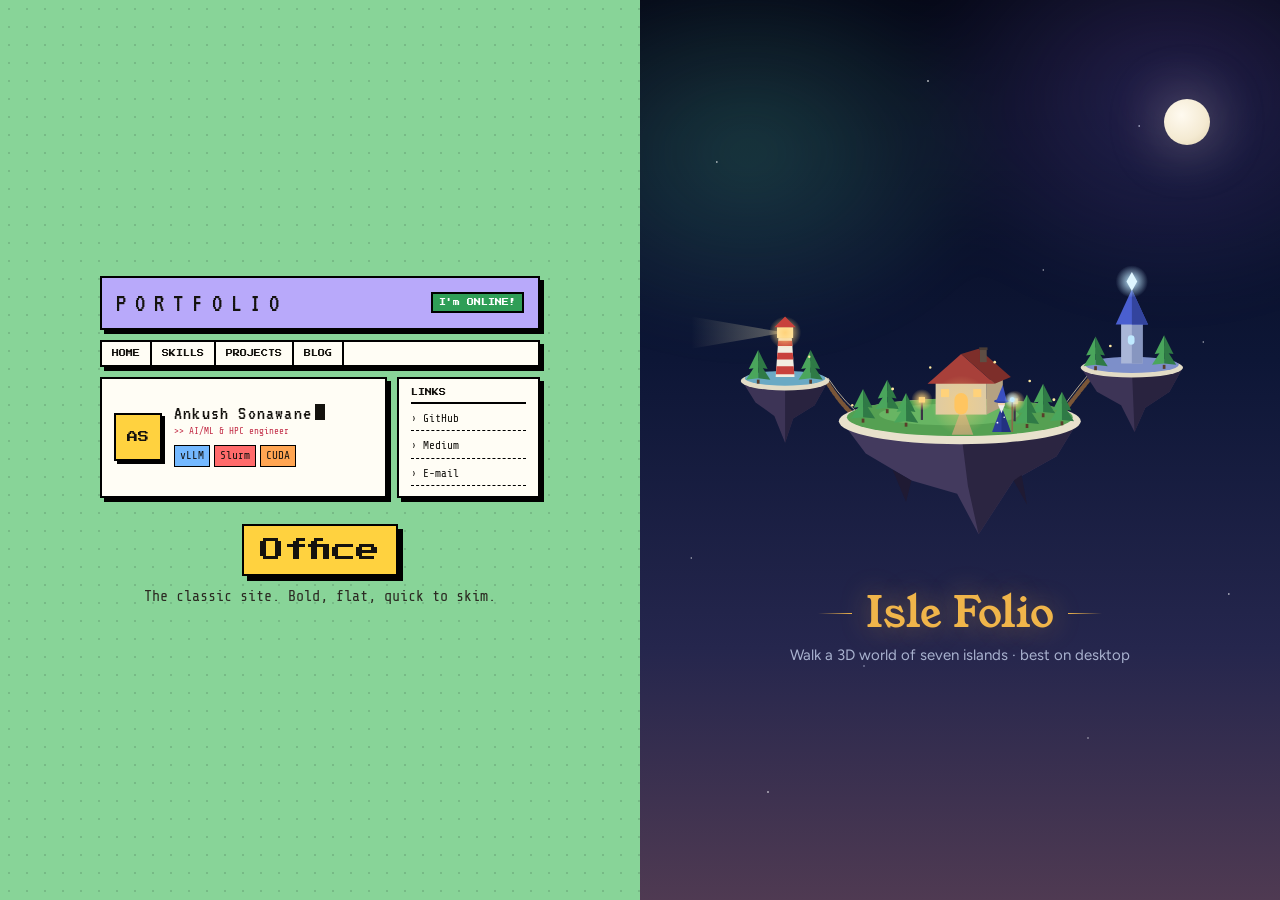
<file: index.html>
<!doctype html>
<!-- Gateway: the page is split into the two portfolios' own worlds, Office (left) and Isle Folio (right). Text is static so link previews can read it. -->
<html lang="en">
<head>
<meta charset="utf-8">
<meta name="viewport" content="width=device-width,initial-scale=1,viewport-fit=cover">
<title>Ankush Sonawane — Portfolio</title>
<meta name="description" content="Ankush Sonawane, AI/ML & HPC engineer. Pick a way in: a bold, flat classic portfolio or a walkable 3D world.">
<meta property="og:type" content="website">
<meta property="og:title" content="Ankush Sonawane — Portfolio">
<meta property="og:description" content="AI/ML & HPC engineer. Pick a way in: a bold, flat classic site or a walkable 3D world of floating islands.">
<!-- ponytail: relative og:image; most link scrapers need an absolute URL, set it once the site has a domain -->
<meta property="og:image" content="shared/og.png">
<meta name="twitter:card" content="summary_large_image">
<link rel="icon" type="image/png" href="shared/favicon.png">
<link rel="preconnect" href="https://fonts.googleapis.com">
<link rel="preconnect" href="https://fonts.gstatic.com" crossorigin>
<link rel="stylesheet" href="https://fonts.googleapis.com/css2?family=VT323&family=Share+Tech+Mono&family=Press+Start+2P&family=Young+Serif&family=Figtree:wght@400;600&display=swap">
<style>
:root{--ink:#14120e;--paper:#FFFDF5;--mint:#88D498;--yellow:#FFD23F;--coral:#FF6B6B;--sky:#74B9FF;--orange:#FFA552;--lav:#B8A9FA;
  --night:#0b1230;--cream:#f4ead2;--ember:#f0b54a;--haze:#a9b2cf}
*{box-sizing:border-box;margin:0}
html,body{height:100%}
body{background:var(--night);font:16px/1.5 Figtree,system-ui,sans-serif;overflow-x:hidden}
.sr{position:absolute;width:1px;height:1px;overflow:hidden;clip:rect(0 0 0 0)}

.split{position:relative;display:flex;min-height:100vh;min-height:100svh}
.half{position:relative;flex:1 1 0;min-width:0;display:flex;flex-direction:column;align-items:center;justify-content:center;
  gap:26px;padding:64px clamp(20px,4vw,56px) 80px;text-decoration:none;overflow:hidden;outline:none;
  transition:flex-grow .55s cubic-bezier(.2,.8,.2,1),filter .4s}
.half:hover,.half:focus-visible{flex-grow:1.3}
.split:hover .half:not(:hover){filter:saturate(.6) brightness(.8)}
.label{text-align:center;display:flex;flex-direction:column;align-items:center;gap:10px}

/* ---- Office half: static-portfolio's neubrutalist look ---- */
.office{background:var(--mint) radial-gradient(rgba(0,0,0,.12) 1px,transparent 1.2px) 0 0/18px 18px;color:var(--ink);font-family:'Share Tech Mono',monospace}
.mini{width:min(100%,440px);display:flex;flex-direction:column;gap:10px;font-size:11px;transition:transform .3s}
.office:hover .mini,.office:focus-visible .mini{transform:rotate(-1.2deg) scale(1.02)}
.m-box{background:var(--paper);border:2px solid #000;box-shadow:4px 4px 0 #000}
.m-head{background:var(--lav);display:flex;justify-content:space-between;align-items:center;padding:12px 14px}
.m-logo{font:26px VT323,monospace;letter-spacing:.35em}
.m-badge{font:7px 'Press Start 2P',monospace;background:#2f9e57;color:#fff;border:2px solid #000;padding:5px 6px}
.m-nav{display:flex;font:7px 'Press Start 2P',monospace}
.m-nav i{font-style:normal;padding:8px 10px;border-right:2px solid #000}
.m-nav i:nth-child(1){animation:tab 6s steps(1) infinite}
.m-nav i:nth-child(2){animation:tab 6s steps(1) -4.5s infinite}
.m-nav i:nth-child(3){animation:tab 6s steps(1) -3s infinite}
.m-nav i:nth-child(4){animation:tab 6s steps(1) -1.5s infinite}
@keyframes tab{0%{background:var(--yellow)}25%,100%{background:transparent}}
.m-grid{display:grid;grid-template-columns:2fr 1fr;gap:10px}
.m-profile{display:flex;gap:12px;align-items:center;padding:14px 12px}
.m-av{flex:none;width:48px;height:48px;display:grid;place-items:center;background:var(--yellow);border:2px solid #000;box-shadow:3px 3px 0 #000;font:11px 'Press Start 2P',monospace}
.m-profile b{display:block;font:20px VT323,monospace;letter-spacing:.06em;font-weight:400}
.m-profile b::after{content:"";display:inline-block;width:.5em;height:.8em;background:var(--ink);margin-left:3px;vertical-align:-.05em;animation:blink 1s steps(1) infinite}
.m-profile small{display:block;color:#c22a45;margin:2px 0 6px}
.m-tags em{font-style:normal;display:inline-block;padding:2px 5px;margin:0 4px 4px 0;border:1.5px solid #000;background:var(--sky)}
.m-tags em:nth-child(2){background:var(--coral)}.m-tags em:nth-child(3){background:var(--orange)}
.m-side{padding:10px 12px;display:flex;flex-direction:column;gap:7px}
.m-side b{font:7px 'Press Start 2P',monospace;padding-bottom:6px;border-bottom:2px solid #000;font-weight:400}
.m-side span{border-bottom:1.5px dashed #000;padding-bottom:3px}
@keyframes blink{50%{opacity:0}}
.office h2{font:400 clamp(18px,2.2vw,24px) 'Press Start 2P',monospace;background:var(--yellow);border:2.5px solid #000;box-shadow:5px 5px 0 #000;padding:12px 16px}
.office p{font-size:15px;color:#2b2a22}

/* ---- Isle half: a low-poly scene from Isle Folio's night world ---- */
.isle{background:linear-gradient(#060918 0%,#0d1636 40%,#25264d 72%,#4f3a52 100%);color:var(--cream)}
.isle::before{content:"";position:absolute;inset:-10% -25% auto;height:60%;pointer-events:none;filter:blur(24px);
  background:radial-gradient(38% 50% at 28% 45%,rgba(88,220,170,.2),transparent 70%),radial-gradient(40% 55% at 72% 35%,rgba(150,110,255,.2),transparent 70%);
  animation:aurora 14s ease-in-out infinite alternate}
@keyframes aurora{to{transform:translateX(8%) skewX(-8deg);opacity:.6}}
.stars{position:absolute;inset:0;background-image:
  radial-gradient(1.2px 1.2px at 12% 18%,#fff,transparent),radial-gradient(1px 1px at 28% 42%,#cdd6ff,transparent),
  radial-gradient(1.4px 1.4px at 45% 9%,#fff,transparent),radial-gradient(1px 1px at 63% 30%,#fff,transparent),
  radial-gradient(1.2px 1.2px at 78% 14%,#dfe5ff,transparent),radial-gradient(1px 1px at 88% 38%,#fff,transparent),
  radial-gradient(1px 1px at 8% 62%,#fff,transparent),radial-gradient(1.2px 1.2px at 92% 66%,#fff,transparent),
  radial-gradient(1px 1px at 35% 74%,#dfe5ff,transparent),radial-gradient(1px 1px at 70% 82%,#fff,transparent),
  radial-gradient(1.3px 1.3px at 20% 88%,#fff,transparent),radial-gradient(1px 1px at 55% 55%,#cdd6ff,transparent);
  animation:twinkle 4s ease-in-out infinite alternate}
.moon{position:absolute;top:11%;right:11%;width:46px;height:46px;border-radius:50%;background:radial-gradient(circle at 38% 35%,#fffaf0,var(--cream) 60%,#e0d2b0);box-shadow:0 0 50px 8px rgba(244,234,210,.25)}
.isle svg{position:relative;width:min(100%,580px);overflow:visible}
.isle .bob1{animation:bob 6s ease-in-out infinite}
.isle .bob2{animation:bob 7s ease-in-out -2s infinite}
.isle .bob3{animation:bob 6.5s ease-in-out -4s infinite}
.beam{transform-origin:70px 86px;animation:sweep 5s ease-in-out infinite alternate}
@keyframes sweep{from{transform:rotate(-14deg)}to{transform:rotate(14deg)}}
.crystal{animation:pulse 2.4s ease-in-out infinite}
@keyframes pulse{50%{opacity:.45}}
.ff circle{animation:fly 5s ease-in-out infinite}
.ff circle:nth-child(2n){animation-duration:6.5s;animation-delay:-2s}
.ff circle:nth-child(3n){animation-duration:4.2s;animation-delay:-1s}
@keyframes fly{0%,100%{transform:translate(0,0);opacity:.2}50%{transform:translate(4px,-7px);opacity:1}}
.smoke circle{animation:smoke 4s ease-out infinite;opacity:0}
.smoke circle+circle{animation-delay:-2s}
@keyframes smoke{0%{transform:translate(0,0) scale(.6);opacity:.5}100%{transform:translate(6px,-22px) scale(1.6);opacity:0}}
.wiz{transition:transform 1.4s cubic-bezier(.4,0,.2,1)}
.isle:hover .wiz,.isle:focus-visible .wiz{transform:translateX(-24px)}
.door-glow{opacity:.5;transition:opacity .6s}
.isle:hover .door-glow,.isle:focus-visible .door-glow{opacity:1}
@keyframes bob{50%{transform:translateY(-7px)}}
@keyframes twinkle{to{opacity:.55}}
.isle .label{position:relative}
.isle h2{display:flex;align-items:center;gap:14px;font:400 clamp(30px,3.6vw,42px)/1 'Young Serif',serif;color:var(--ember);text-shadow:0 0 28px rgba(240,181,74,.4)}
.isle h2::before,.isle h2::after{content:"";width:34px;height:1px;background:linear-gradient(90deg,transparent,var(--ember))}
.isle h2::after{transform:scaleX(-1)}
.isle p{font-size:15px;color:var(--haze)}
.note{color:var(--ember);font-size:14px;max-width:34ch}

@media (max-width:760px){
  .split{flex-direction:column}
  .half{flex:1 0 auto;padding:48px 20px;gap:20px}
  .half:hover,.half:focus-visible{flex-grow:1}
  .split:hover .half:not(:hover){filter:none}
  .moon{top:22px;right:22px;width:34px;height:34px}
  .isle h2::before,.isle h2::after{width:20px}
  .m-side{display:none}.m-grid{grid-template-columns:1fr}
}
.half:focus-visible{outline:3px solid var(--yellow);outline-offset:-6px}
@media (prefers-reduced-motion:reduce){*,*::before,*::after{animation:none!important;transition:none!important}}
</style>
</head>
<body>
<h1 class="sr">Ankush Sonawane, AI/ML &amp; HPC engineer. Pick a way into the portfolio.</h1>
<main class="split">
  <a class="half office" href="static-portfolio/" aria-label="Enter Office, the classic portfolio">
    <div class="mini" aria-hidden="true">
      <div class="m-box m-head"><span class="m-logo">PORTFOLIO</span><span class="m-badge">I'm ONLINE!</span></div>
      <div class="m-box m-nav"><i>HOME</i><i>SKILLS</i><i>PROJECTS</i><i>BLOG</i></div>
      <div class="m-grid">
        <div class="m-box m-profile"><span class="m-av">AS</span><div><b>Ankush Sonawane</b><small>&gt;&gt; AI/ML &amp; HPC engineer</small><span class="m-tags"><em>vLLM</em><em>Slurm</em><em>CUDA</em></span></div></div>
        <div class="m-box m-side"><b>LINKS</b><span>› GitHub</span><span>› Medium</span><span>› E-mail</span></div>
      </div>
    </div>
    <div class="label">
      <h2>Office</h2>
      <p>The classic site. Bold, flat, quick to skim.</p>
    </div>
  </a>

  <a class="half isle" href="isle-folio/" aria-label="Enter Isle Folio, the walkable 3D portfolio">
    <div class="stars" aria-hidden="true"></div><div class="moon" aria-hidden="true"></div>
    <svg viewBox="0 0 400 260" aria-hidden="true">
      <defs>
        <radialGradient id="warm"><stop offset="0" stop-color="#ffd27a"/><stop offset="1" stop-color="#ffd27a" stop-opacity="0"/></radialGradient>
        <radialGradient id="cool"><stop offset="0" stop-color="#bfe9ff"/><stop offset="1" stop-color="#bfe9ff" stop-opacity="0"/></radialGradient>
        <linearGradient id="beamg" x1="1" x2="0"><stop offset="0" stop-color="#fff2c0" stop-opacity=".35"/><stop offset="1" stop-color="#fff2c0" stop-opacity="0"/></linearGradient>
        <g id="pine"><path d="M0-22 L-7-8 L0-9Z" fill="#4aa65c"/><path d="M0-22 L7-8 L0-9Z" fill="#2f7a46"/><path d="M0-14 L-9 0 L0-1Z" fill="#4aa65c"/><path d="M0-14 L9 0 L0-1Z" fill="#2f7a46"/><rect x="-1" y="0" width="2" height="3" fill="#5a3d2a"/></g>
      </defs>

      <!-- bridges -->
      <g fill="none" stroke-linecap="round">
        <path d="M102 124 Q116 146 128 152" stroke="#7a5638" stroke-width="3.2" stroke-dasharray="2.2 1.4"/>
        <path d="M102 120 Q116 141 128 148" stroke="#d8c9a8" stroke-width=".6"/>
        <path d="M272 152 Q290 128 302 114" stroke="#7a5638" stroke-width="3.2" stroke-dasharray="2.2 1.4"/>
        <path d="M272 148 Q289 124 302 110" stroke="#d8c9a8" stroke-width=".6"/>
      </g>

      <!-- left isle: Beacon Point lighthouse -->
      <g class="bob2">
        <polygon class="beam" points="70,86 0,74 0,98" fill="url(#beamg)"/>
        <path d="M38 122 L102 122 L92 140 L76 150 L70 168 L62 148 L48 138 Z" fill="#3d3456"/>
        <path d="M70 122 L102 122 L92 140 L76 150 L70 168 Z" fill="#29233f"/>
        <ellipse cx="70" cy="122" rx="33" ry="7" fill="#e3dcc6"/><ellipse cx="70" cy="120" rx="30" ry="5.5" fill="#6aa9c4"/>
        <path d="M63 119 L65 90 L75 90 L77 119Z" fill="#f2ede0"/>
        <path d="M63.6 111 L76.4 111 L76.9 117 L63.2 117Z M64.3 101 L75.7 101 L76.1 106 L63.9 106Z M64.8 92 L75.2 92 L75.5 96 L64.5 96Z" fill="#c8413c"/>
        <rect x="64" y="82" width="12" height="8" fill="#fff0b8"/><circle cx="70" cy="86" r="12" fill="url(#warm)"/>
        <path d="M62 82 L70 74 L78 82Z" fill="#c8413c"/>
        <use href="#pine" x="50" y="121" transform="scale(1)"/><use href="#pine" x="89" y="121"/>
      </g>

      <!-- right isle: Runespire tower -->
      <g class="bob3">
        <path d="M290 112 L366 112 L356 130 L338 142 L330 160 L320 140 L302 130 Z" fill="#3d3456"/>
        <path d="M328 112 L366 112 L356 130 L338 142 L330 160 Z" fill="#29233f"/>
        <ellipse cx="328" cy="112" rx="38" ry="7.5" fill="#e3dcc6"/><ellipse cx="328" cy="110" rx="35" ry="6" fill="#7d8fc9"/>
        <rect x="320" y="78" width="16" height="31" fill="#a9b6d8"/><rect x="328" y="78" width="8" height="31" fill="#8796c0"/>
        <rect x="325" y="88" width="5" height="7" rx="2.5" fill="#bfe9ff"/>
        <path d="M316 80 L328 54 L340 80Z" fill="#4a5fd0"/><path d="M328 54 L340 80 L328 80Z" fill="#33449e"/>
        <g class="crystal"><circle cx="328" cy="48" r="12" fill="url(#cool)"/><path d="M328 41 L332 48 L328 55 L324 48Z" fill="#dff6ff"/></g>
        <use href="#pine" x="301" y="111"/><use href="#pine" x="352" y="110"/>
      </g>

      <!-- centre isle: Hearthstone -->
      <g class="bob1">
        <path d="M112 152 L288 152 L272 178 L240 196 L214 236 L198 206 L164 196 L130 176 Z" fill="#433a5e"/>
        <path d="M200 152 L288 152 L272 178 L240 196 L214 236 L206 200 Z" fill="#2b2541"/>
        <path d="M150 188 L164 196 L160 212 Z M246 192 L240 196 L250 214 Z" fill="#1f1a33"/>
        <ellipse cx="200" cy="152" rx="90" ry="17" fill="#e8e1cc"/>
        <ellipse cx="200" cy="149" rx="84" ry="14" fill="#55a052"/>
        <ellipse cx="192" cy="147" rx="52" ry="8" fill="#68b563"/>
        <path d="M200 146 L194 162 L210 162 L204 146Z" fill="#c9a77a" opacity=".8"/>
        <use href="#pine" x="128" y="150"/><use href="#pine" x="146" y="143"/><use href="#pine" x="160" y="153"/>
        <use href="#pine" x="262" y="146"/><use href="#pine" x="276" y="152"/><use href="#pine" x="250" y="154"/>
        <!-- cabin -->
        <rect x="182" y="122" width="38" height="25" fill="#dccaa5"/><path d="M220 122 L232 118 L232 141 L220 147Z" fill="#b5a282"/>
        <path d="M176 124 L201 102 L226 124Z" fill="#a8403a"/><path d="M201 102 L226 124 L238 119 L214 98Z" fill="#7d2e2a"/>
        <rect x="215" y="98" width="5" height="10" fill="#5e4e44"/><rect x="214.4" y="97" width="6.2" height="2" fill="#4a3d36"/>
        <g class="smoke" fill="#c9c4d8"><circle cx="217.5" cy="94" r="2.6"/><circle cx="217.5" cy="94" r="2.6"/></g>
        <circle class="door-glow" cx="201" cy="140" r="22" fill="url(#warm)"/>
        <rect x="196" y="131" width="10" height="16" rx="5" fill="#ffc560"/>
        <rect x="186" y="128" width="6" height="6" fill="#ffd27a"/><rect x="210" y="128" width="6" height="6" fill="#ffd27a"/>
        <!-- lanterns -->
        <rect x="171" y="137" width="1.6" height="14" fill="#3b3346"/><rect x="169.5" y="134" width="4.6" height="4" fill="#ffe08a"/><circle cx="171.8" cy="136" r="8" fill="url(#warm)"/>
        <rect x="240" y="138" width="1.6" height="14" fill="#3b3346"/><rect x="238.5" y="135" width="4.6" height="4" fill="#ffe08a"/><circle cx="240.8" cy="137" r="8" fill="url(#warm)"/>
        <!-- wizard -->
        <g class="wiz">
          <path d="M224 160 L238 160 L231 141Z" fill="#2c3e9a"/><path d="M231 141 L238 160 L231 160Z" fill="#223180"/>
          <circle cx="228" cy="153" r=".7" fill="#fff"/><circle cx="233" cy="149" r=".6" fill="#fff"/>
          <circle cx="231" cy="139" r="2.6" fill="#f1d3b0"/><path d="M228.6 140 L233.4 140 L231 146Z" fill="#eee"/>
          <ellipse cx="231" cy="137" rx="5.5" ry="1.4" fill="#33449e"/><path d="M227 137 L235 137 L232 125Z" fill="#3a4fc0"/>
          <rect x="238.4" y="137" width="1.2" height="23" fill="#8a6a4a"/><circle cx="239" cy="136" r="1.8" fill="#dff6ff"/><circle cx="239" cy="136" r="6" fill="url(#cool)"/>
        </g>
      </g>

      <!-- fireflies -->
      <g class="ff" fill="#ffe9a0">
        <circle cx="150" cy="128" r="1.1"/><circle cx="252" cy="122" r="1"/><circle cx="178" cy="112" r=".9"/><circle cx="270" cy="136" r="1.1"/>
        <circle cx="120" cy="140" r=".9"/><circle cx="226" cy="108" r="1"/><circle cx="88" cy="104" r=".9"/><circle cx="312" cy="96" r="1"/>
      </g>
    </svg>
    <div class="label">
      <h2>Isle Folio</h2>
      <p>Walk a 3D world of seven islands · best on desktop</p>
      <p class="note" id="nogl" hidden>Your browser can't run 3D, so this opens as plain text. Office is the better pick here.</p>
    </div>
  </a>

</main>

<script>
// No WebGL means Isle Folio falls back to text, so say so on its half.
try { var c = document.createElement('canvas'); if(!(c.getContext('webgl') || c.getContext('experimental-webgl'))) throw 0; }
catch(e){ document.getElementById('nogl').hidden = false; }

// E goes inside, like at a door in Isle Folio.
addEventListener('keydown', e => { if((e.key === 'e' || e.key === 'E') && !e.ctrlKey && !e.metaKey && !e.altKey) location.href = 'isle-folio/'; });
</script>
</body>
</html>
</file>
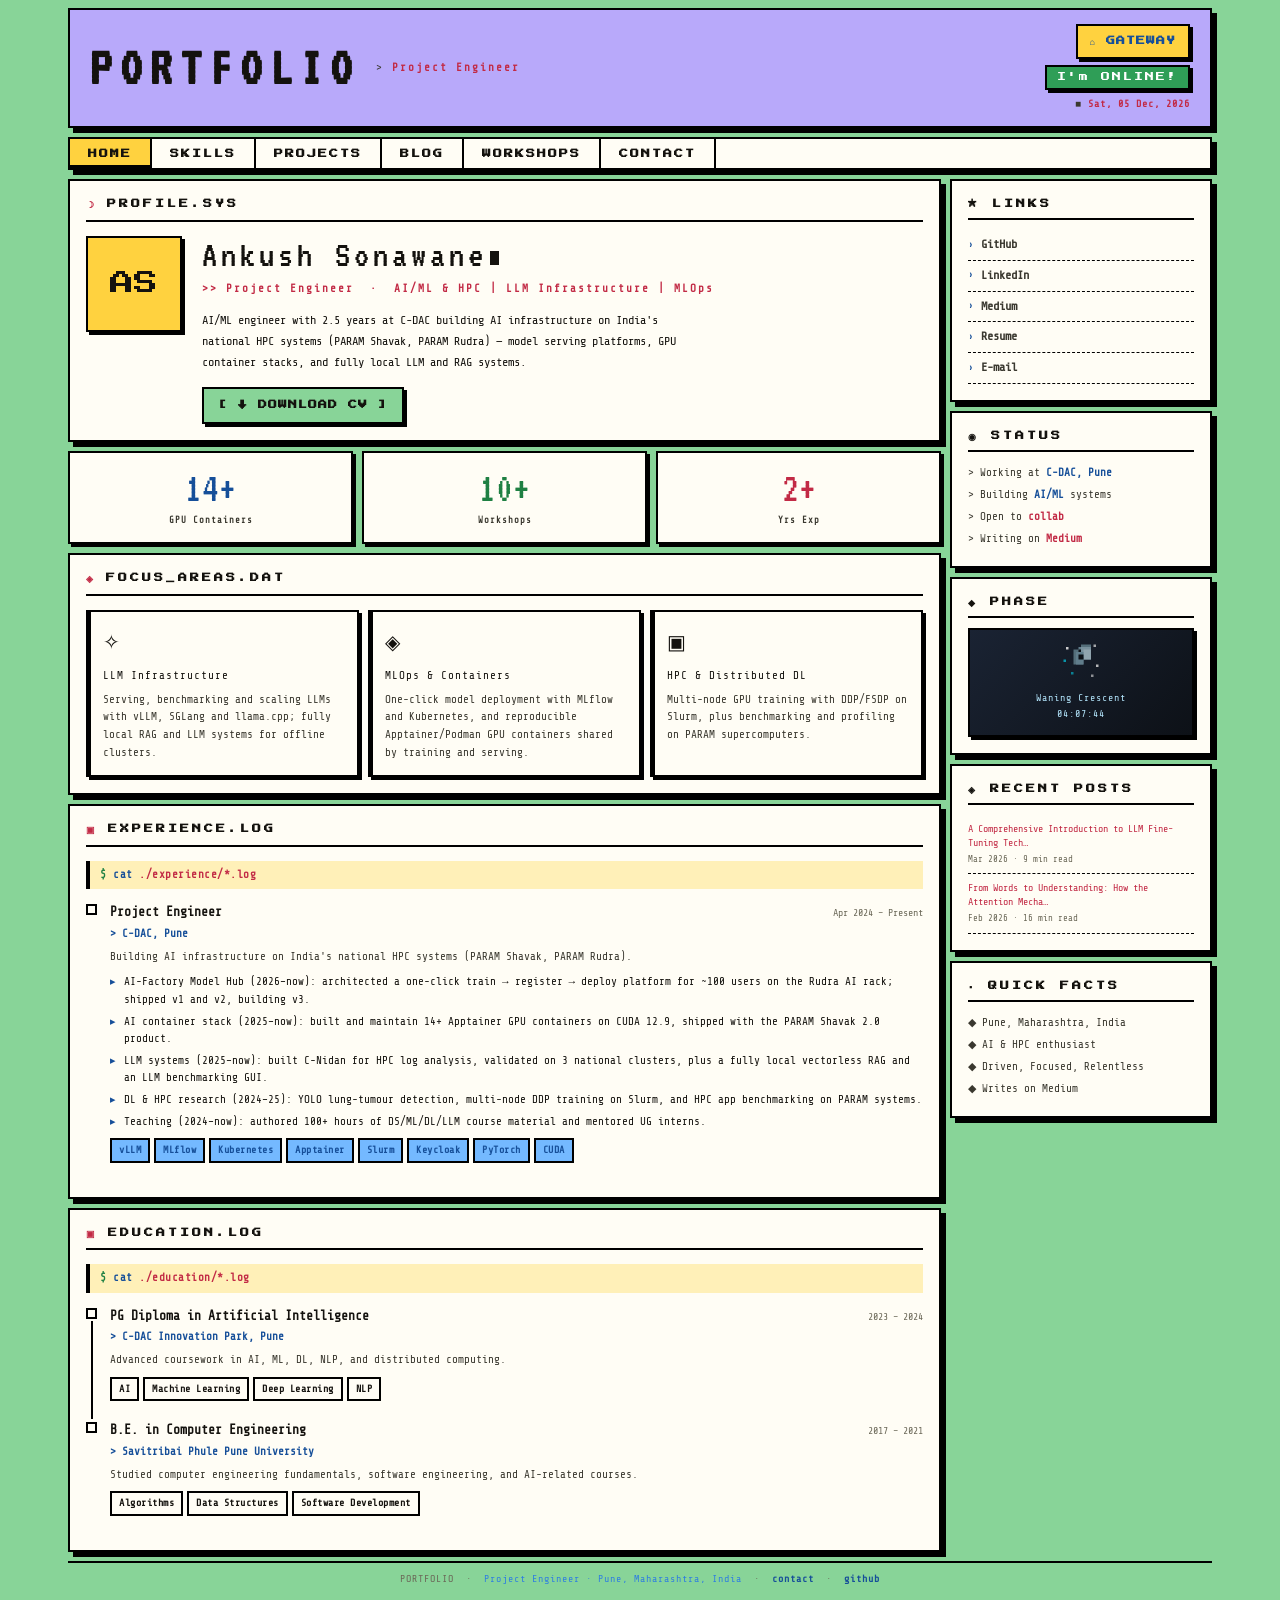
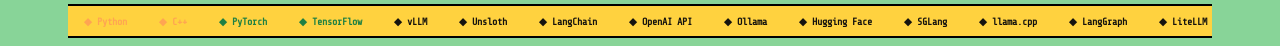
<file: static-portfolio/index.html>
<!DOCTYPE html>
<html lang="en" data-theme="light">
<head>
  <meta charset="UTF-8" />
  <meta name="viewport" content="width=device-width, initial-scale=1.0" />
  <meta name="description" content="Ankush Sonawane — AI/ML Engineer, GenAI & HPC." />
  <title>Ankush — AI/ML Engineer</title>

  <link rel="preconnect" href="https://fonts.googleapis.com" />
  <link rel="preconnect" href="https://fonts.gstatic.com" crossorigin />
  <link href="https://fonts.googleapis.com/css2?family=Share+Tech+Mono&family=Press+Start+2P&family=VT323&family=Space+Grotesk:wght@500;600;700&family=Archivo+Black&display=swap" rel="stylesheet" />

  <link rel="stylesheet" href="./css/base.css" />
  <link rel="stylesheet" href="./css/layout.css" />
  <link rel="stylesheet" href="./css/components.css" />
  <link rel="stylesheet" href="./css/sections.css" />
  <link rel="stylesheet" href="./css/animations.css" />
  <link rel="stylesheet" href="./css/theme-light.css" />

  <link rel="icon" type="image/png" href="../shared/favicon.png" />
</head>
<body>

<div id="app">
  <header id="header">
    <div style="color:var(--text-dim);font-family:var(--font-mono);font-size:12px">
      Booting terminal<span class="cursor"></span>
    </div>
  </header>

  <nav id="nav"></nav>

  <main id="main"></main>

  <aside id="sidebar"></aside>

  <footer id="footer"></footer>
</div>

<script src="./js/render.js"></script>
<script src="./js/app.js"></script>
</body>
</html>
</file>
<file: static-portfolio/css/base.css>
/* =================================================================
   base.css — CSS Variables, Reset, Typography
   Theme: dimden.dev inspired — dark bg with colorful accents
================================================================= */

@import url('https://fonts.googleapis.com/css2?family=Share+Tech+Mono&family=Press+Start+2P&family=VT323&display=swap');

*, *::before, *::after { box-sizing: border-box; margin: 0; padding: 0; }
html { scroll-behavior: smooth; }

:root {
  /* ── Backgrounds ── */
  --bg-root:   #0a0a0e;
  --bg-panel:  #0e0e14;
  --bg-card:   #0c0c12;
  --bg-input:  #080810;

  /* ── Teal (primary — headers, titles, links) ── */
  --teal:      #00e5ff;
  --teal2:     #00bcd4;
  --teal3:     #0097a7;
  --teal-dim:  #004d5c;
  --teal-dark: #001e26;

  /* ── Cyan-green (secondary) ── */
  --green:     #4db840;
  --green2:    #3da030;
  --green-dim: #0d3a05;

  /* ── Amber (accent — project titles, stats) ── */
  --amber:     #ffb300;
  --amber2:    #e89a00;
  --amber-dim: #3d2800;

  /* ── Pink/Magenta (blog, highlights) ── */
  --pink:      #ff4081;
  --pink2:     #f50057;
  --pink-dim:  #3d0020;

  /* ── Orange (mlops) ── */
  --orange:    #ff6d00;
  --orange-dim:#3d1a00;

  /* ── Red (systems) ── */
  --red:       #ff1744;
  --red-dim:   #3d0010;

  /* ── Purple (data) ── */
  --purple:    #ce93d8;
  --purple-dim:#2d003d;

  /* ── Text ── */
  --text:      #c8d8e8;
  --text-dim:  #7590a3;
  --text-muted:#252e38;
  --border:    #151a25;
  --border-hi: #1e2a3a;

  /* ── Custom mouse cursor ── */
  --cursor-fill: var(--teal);

  /* ── Typography ── */
  --font-pixel: 'Press Start 2P', 'VT323', monospace;
  --font-vt:    'VT323', 'Courier New', monospace;
  --font-mono:  'Share Tech Mono', 'Courier New', monospace;

  /* ── Layout ── */
  --sidebar-w: 262px;
  --gap:       9px;
  --pad:       16px;
}

body {
  background: var(--bg-root);
  color: var(--text);
  font-family: var(--font-mono);
  font-size: 13px;
  line-height: 1.65;
  min-height: 100vh;
  overflow-x: hidden;
}

a { color: var(--teal); text-decoration: none; }
a:hover { color: var(--teal2); text-decoration: underline; }

/* ── Cursor blink ── */
.cursor {
  display: inline-block;
  width: 9px; height: 14px;
  background: var(--teal);
  vertical-align: middle;
  margin-left: 3px;
  animation: blink 1s step-end infinite;
  box-shadow: 0 0 6px var(--teal);
}
@keyframes blink { 50% { opacity: 0; } }

/* ── Scrollbar ── */
::-webkit-scrollbar       { width: 5px; height: 5px; }
::-webkit-scrollbar-track { background: var(--bg-root); }
::-webkit-scrollbar-thumb { background: var(--teal-dim); }
::-webkit-scrollbar-thumb:hover { background: var(--teal3); }

/* ── Selection ── */
::selection { background: var(--teal-dim); color: var(--teal); }

/* =================================================================
   LIGHT THEME — Canonical neubrutalist palette
   Activated via [data-theme="light"] on <html>
================================================================= */
html[data-theme="light"] {
  /* ── Canonical palette ── */
  --nb-black:    #000000;
  --nb-offwhite: #FFFDF5;
  --nb-yellow:   #FFD23F;
  --nb-coral:    #FF6B6B;
  --nb-sky:      #74B9FF;
  --nb-mint:     #88D498;
  --nb-orange:   #FFA552;
  --nb-lavender: #B8A9FA;

  /* ── Layered surfaces: page bg / header bg / card bg all differ ── */
  --bg-root:   var(--nb-mint);      /* page background — soft green */
  --bg-header: var(--nb-lavender);  /* header strip — light violet */
  --bg-panel:  var(--nb-offwhite);  /* cards / panels */
  --bg-card:   var(--nb-offwhite);
  --bg-input:  #ffffff;

  /* Primary accent (was teal) → sky blue */
  --teal:      #2f7fe0;
  --teal2:     #1f66c2;
  --teal3:     #164f99;
  --teal-dim:  var(--nb-sky);
  --teal-dark: #dceeff;

  /* Secondary (green) → mint/green */
  --green:     #2f9e57;
  --green2:    #1f8043;
  --green-dim: var(--nb-mint);

  /* Accent (amber) → bold yellow */
  --amber:     var(--nb-yellow);
  --amber2:    #d9a900;
  --amber-dim: #fff0b8;

  /* Pink/Magenta → coral */
  --pink:      #e0405a;
  --pink2:     #c22a45;
  --pink-dim:  var(--nb-coral);

  /* Orange */
  --orange:    var(--nb-orange);
  --orange-dim:#ffe0bd;

  /* Red */
  --red:       #e0193f;
  --red-dim:   #fbd3dc;

  /* Purple → lavender */
  --purple:    #8065e0;
  --purple-dim:var(--nb-lavender);

  /* Text */
  --text:      #14120e;
  --text-dim:  #3a382f;
  --text-muted:#6b6858;
  --border:    var(--nb-black);
  --border-hi: var(--nb-black);

  /* Custom cursor — white square, black border, no neon glow */
  --cursor-fill: var(--bg-card);

  --nb-shadow: 5px 5px 0 var(--nb-black);
  --nb-shadow-sm: 3px 3px 0 var(--nb-black);
  --nb-shadow-lg: 7px 7px 0 var(--nb-black);
  --nb-border-w: 2.5px;

  /* Neubrutalist display font for headers */
  --font-nb: 'Space Grotesk', 'Archivo Black', sans-serif;
}
</file>
<file: static-portfolio/css/layout.css>
/* =================================================================
   layout.css — Page grid, Header, Nav, Footer
================================================================= */

/* ── App Grid Shell ── */
#app {
  max-width: 1160px;
  margin: 0 auto;
  padding: 8px;
  display: grid;
  grid-template-columns: 1fr var(--sidebar-w);
  grid-template-rows: auto auto 1fr auto;
  grid-template-areas:
    "header  header"
    "nav     nav"
    "main    side"
    "footer  footer";
  gap: var(--gap);
  min-height: 100vh;
  position: relative;
  z-index: 2;
}

/* ── Header ── */
#header {
  grid-area: header;
  background: var(--bg-panel);
  border: 1px solid var(--teal-dim);
  padding: 14px 20px;
  display: flex;
  align-items: center;
  justify-content: space-between;
  gap: 16px;
  position: relative;
  overflow: hidden;
}

/* animated bottom glow line */
#header::after {
  content: '';
  position: absolute;
  bottom: 0; left: 0; right: 0;
  height: 1px;
  background: linear-gradient(90deg, transparent, var(--teal), var(--pink), var(--amber), transparent);
  animation: header-line 4s ease-in-out infinite;
}
@keyframes header-line {
  0%, 100% { opacity: 0.3; }
  50%       { opacity: 0.9; }
}

.logo-area {
  display: flex;
  align-items: baseline;
  gap: 16px;
  flex-wrap: wrap;
}

.site-name {
  font-family: var(--font-vt);
  font-size: 54px;
  color: var(--teal);
  letter-spacing: 8px;
  line-height: 1;
  text-shadow:
    0 0 6px rgba(0,229,255,0.9),
    0 0 20px rgba(0,229,255,0.4),
    0 0 50px rgba(0,229,255,0.15);
  animation: flicker 9s ease-in-out infinite;
}
@keyframes flicker {
  0%,10%,12%,20%,22%,30%,60%,100% { opacity: 1; text-shadow: 0 0 6px rgba(0,229,255,0.9), 0 0 20px rgba(0,229,255,0.4), 0 0 50px rgba(0,229,255,0.15); }
  11% { opacity: 0.15; text-shadow: none; }
  21% { opacity: 0.4; text-shadow: 0 0 3px rgba(0,229,255,0.3); }
  31%,59% { opacity: 1; }
  40% { opacity: 0.8; text-shadow: 0 0 4px rgba(0,229,255,0.5); }
  41% { opacity: 0.1; text-shadow: none; }
  42% { opacity: 0.9; }
  43% { opacity: 0.2; text-shadow: none; }
  44% { opacity: 1; }
}

.site-tagline {
  font-family: var(--font-mono);
  font-size: 11px;
  color: var(--text-dim);
  letter-spacing: 2px;
  align-self: center;
}
.site-tagline .hl { color: var(--amber); }

.header-right {
  display: flex;
  flex-direction: column;
  align-items: flex-end;
  gap: 6px;
  flex-shrink: 0;
}

.gateway-link {
  font-family: var(--font-pixel);
  font-size: 9px;
  font-weight: 700;
  letter-spacing: 1px;
  padding: 8px 12px;
  background: var(--nb-yellow);
  color: var(--text);
  border: 2px solid var(--border);
  box-shadow: var(--nb-shadow-sm);
  text-decoration: none;
  transition: transform .1s, box-shadow .1s, background .1s;
}
.gateway-link:hover { background: var(--nb-coral); transform: translate(1px, 1px); box-shadow: 2px 2px 0 var(--border); }
.gateway-link:active { transform: translate(3px, 3px); box-shadow: 0 0 0 var(--border); }

.online-badge {
  font-family: var(--font-pixel);
  font-size: 9px;
  background: var(--green);
  color: #000;
  padding: 3px 10px;
  letter-spacing: 2px;
  animation: pulse-badge 2s ease-in-out infinite;
}
@keyframes pulse-badge {
  0%,100% { box-shadow: 0 0 0 0 rgba(57,255,20,0.6); }
  50%      { box-shadow: 0 0 0 5px rgba(57,255,20,0); }
}

.header-clock {
  font-size: 10px;
  color: var(--text-dim);
  letter-spacing: 1px;
}
.header-clock #clock { color: var(--teal); }

/* ── Nav ── */
#nav {
  grid-area: nav;
  display: flex;
  background: var(--bg-panel);
  border: 1px solid var(--border);
  overflow-x: auto;
}

.nav-btn {
  font-family: var(--font-pixel);
  font-size: 9px;
  padding: 10px 18px;
  background: transparent;
  border: none;
  border-right: 1px solid var(--border);
  color: var(--text-dim);
  cursor: pointer;
  letter-spacing: 2px;
  transition: color 0.15s, background 0.15s;
  position: relative;
  outline: none;
  white-space: nowrap;
}
.nav-btn:last-child { border-right: none; }

.nav-btn::after {
  content: '';
  position: absolute;
  bottom: 0; left: 0; right: 0;
  height: 2px;
  background: var(--teal);
  transform: scaleX(0);
  transition: transform 0.2s ease;
}
.nav-btn:hover { color: var(--text); background: rgba(0,229,255,0.04); }
.nav-btn:hover::after { transform: scaleX(0.6); }
.nav-btn.active { color: var(--teal); background: rgba(0,229,255,0.06); }
.nav-btn.active::after { transform: scaleX(1); }

/* ── Main ── */
#main {
  grid-area: main;
  display: flex;
  flex-direction: column;
  gap: var(--gap);
  min-width: 0;
}

/* ── Sidebar ── */
#sidebar {
  grid-area: side;
  display: flex;
  flex-direction: column;
  gap: var(--gap);
  min-width: 0;
}

/* ── Footer ── */
#footer {
  grid-area: footer;
  text-align: center;
  font-size: 10px;
  color: var(--text-muted);
  padding: 8px;
  border-top: 1px solid var(--border);
  letter-spacing: 1px;
}
#footer a { color: var(--teal-dim); }
#footer a:hover { color: var(--teal); }

/* ── Section visibility ── */
.section { display: none; flex-direction: column; gap: var(--gap); }
.section.active { display: flex; }

/* ── Responsive ── */
@media (max-width: 820px) {
  #app {
    grid-template-columns: 1fr;
    grid-template-areas: "header" "nav" "main" "side" "footer";
  }
  :root { --sidebar-w: 100%; }
  .site-name { font-size: 38px; letter-spacing: 4px; }
  #header { flex-direction: column; align-items: flex-start; gap: 10px; }
  .header-right { flex-direction: row; flex-wrap: wrap; align-items: center; gap: 8px; }
  /* wrap tabs instead of hiding the last ones off-screen */
  #nav { display: grid; grid-template-columns: repeat(3, 1fr); }
  .nav-btn { border-bottom: 1px solid var(--border); }
}

@media (max-width: 480px) {
  .nav-btn { font-size: 7px; padding: 8px 10px; letter-spacing: 0; }
  .site-name { font-size: 28px; }
}
</file>
<file: static-portfolio/css/components.css>
/* =================================================================
   components.css — Panels, Tags, Prompt, Sidebar widgets, etc.
================================================================= */

/* ── Panel ── */
.panel {
  background: var(--bg-panel);
  border: 1px solid var(--border);
  padding: var(--pad);
  position: relative;
  overflow: hidden;
}

/* top shimmer */
.panel::before {
  content: '';
  position: absolute;
  top: 0; left: 0; right: 0;
  height: 1px;
  background: linear-gradient(90deg, transparent, var(--teal-dim), transparent);
  pointer-events: none;
}

/* corner glyph */
.panel::after {
  content: '◆';
  position: absolute;
  top: 5px; right: 8px;
  color: var(--border-hi);
  font-size: 9px;
}

/* ── Panel Title ── */
.pt {
  font-family: var(--font-pixel);
  font-size: 9px;
  color: var(--teal);
  letter-spacing: 3px;
  margin-bottom: 14px;
  padding-bottom: 8px;
  border-bottom: 1px solid var(--border);
  display: flex;
  align-items: center;
  gap: 10px;
  text-shadow: 0 0 8px rgba(0,229,255,0.4);
}
.pt .pg { color: var(--amber); }
.pt small { font-size: 8px; color: var(--text-dim); letter-spacing: 1px; font-family: var(--font-mono); }

/* ── Terminal Prompt Line ── */
.prompt {
  font-size: 11px;
  color: var(--text-dim);
  padding: 5px 10px;
  background: var(--bg-input);
  border-left: 2px solid var(--teal-dim);
  margin-bottom: 12px;
  letter-spacing: 0.5px;
  white-space: nowrap;
  overflow: hidden;
  text-overflow: ellipsis;
}
.prompt .ps  { color: var(--green); }
.prompt .cmd { color: var(--teal); }
.prompt .arg { color: var(--amber); }

/* ── Tags ── */
.tag-row { display: flex; flex-wrap: wrap; gap: 4px; margin-top: 4px; }

.tag {
  font-size: 10px;
  padding: 2px 7px;
  border: 1px solid var(--border-hi);
  color: var(--text-dim);
  letter-spacing: 0.5px;
  transition: border-color 0.15s, color 0.15s;
}
.tag:hover { color: var(--text); border-color: var(--border-hi); }
.tag.cyan   { border-color: var(--teal-dark); color: var(--teal3); }
.tag.cyan:hover { color: var(--teal); border-color: var(--teal-dim); }
.tag.amber  { border-color: var(--amber-dim); color: var(--amber2); }
.tag.amber:hover { color: var(--amber); }
.tag.pink   { border-color: var(--pink-dim); color: var(--pink2); }
.tag.pink:hover { color: var(--pink); }
.tag.green  { border-color: var(--green-dim); color: var(--green); }
.tag.purple { border-color: var(--purple-dim); color: var(--purple); }
.tag.purple:hover { color: var(--purple); border-color: var(--purple); }

/* ── Sidebar Base ── */
.sb-title {
  font-family: var(--font-pixel);
  font-size: 9px;
  color: var(--amber);
  letter-spacing: 3px;
  margin-bottom: 10px;
  padding-bottom: 6px;
  border-bottom: 1px solid var(--border);
  text-shadow: 0 0 6px rgba(255,179,0,0.3);
}

.sb-link {
  display: flex;
  align-items: center;
  gap: 8px;
  padding: 5px 0;
  font-size: 12px;
  color: var(--text-dim);
  border-bottom: 1px dotted var(--border);
  cursor: pointer;
  transition: color 0.15s;
  text-decoration: none;
}
.sb-link:hover { color: var(--teal); text-decoration: none; }
.sb-link .arr { color: var(--teal-dim); font-size: 10px; }
.sb-link:hover .arr { color: var(--teal); }

/* ── Online dot ── */
.online-dot {
  display: inline-block;
  width: 8px; height: 8px;
  background: var(--green);
  border-radius: 50%;
  margin-right: 6px;
  box-shadow: 0 0 6px var(--green);
  animation: pulse-dot 2s ease-in-out infinite;
}
@keyframes pulse-dot {
  0%,100% { opacity: 1; box-shadow: 0 0 4px var(--green); }
  50%      { opacity: 0.6; box-shadow: 0 0 12px var(--green); }
}

/* ── Moon phase widget ── */
.moon-wrap {
  text-align: center;
  padding: 12px;
  border: 1px solid var(--border);
  background: var(--bg-input);
}
.moon-glyph {
  display: flex;
  align-items: center;
  justify-content: center;
  margin-bottom: 8px;
  animation: moon-float 5s ease-in-out infinite;
}
.moon-glyph svg {
  width: 40px;
  height: 40px;
  image-rendering: pixelated;
}
@keyframes moon-float {
  0%,100% { transform: translateY(0); }
  50%      { transform: translateY(-4px); }
}
.moon-label { font-size: 10px; color: var(--text-dim); letter-spacing: 1px; }

/* ── Status lines (sidebar) ── */
.sb-status-lines {
  font-size: 11px;
  color: var(--text-dim);
  line-height: 2;
}
.sb-status-lines .hi { color: var(--teal); }
.sb-status-lines .hi2 { color: var(--amber); }

/* ── Recent pub entry (sidebar) ── */
.sb-recent-pub {
  padding: 7px 0;
  border-bottom: 1px solid var(--border);
}
.sb-recent-pub:last-child { border-bottom: none; }
.sb-pub-title { font-size: 10px; color: var(--pink); line-height: 1.4; margin-bottom: 2px; }
.sb-pub-meta  { font-size: 9px; color: var(--text-dim); }

/* ── Counter widget ── */
.counter-widget {
  padding: 8px 0;
  display: flex;
  flex-direction: column;
  gap: 4px;
}
.counter-row {
  display: flex;
  justify-content: space-between;
  font-size: 10px;
  color: var(--text-dim);
  padding: 2px 0;
  border-bottom: 1px dotted var(--border);
}
.counter-row:last-child { border: none; }
.counter-val {
  font-family: var(--font-pixel);
  font-size: 8px;
  color: var(--teal);
}

/* ── Marquee ── */
.marquee-wrap {
  overflow: hidden;
  background: var(--bg-input);
  border-top: 1px solid var(--border);
  border-bottom: 1px solid var(--border);
  padding: 4px 0;
  grid-column: 1 / -1;
}
.marquee-inner {
  display: inline-block;
  white-space: nowrap;
  animation: marquee 30s linear infinite;
  font-size: 10px;
  color: var(--text-dim);
}
.marquee-inner .m-item { margin: 0 16px; }
.marquee-inner .m-item.teal   { color: var(--teal); }
.marquee-inner .m-item.amber  { color: var(--amber); }
.marquee-inner .m-item.pink   { color: var(--pink); }
.marquee-inner .m-item.green  { color: var(--green); }
@keyframes marquee {
  from { transform: translateX(100vw); }
  to   { transform: translateX(-100%); }
}

/* ── Stats row ── */
.stats-row {
  display: flex;
  gap: var(--gap);
  flex-wrap: wrap;
}

.stat-box {
  flex: 1;
  min-width: 80px;
  background: var(--bg-input);
  border: 1px solid var(--border);
  border-top: 2px solid var(--teal-dim);
  padding: 14px 10px;
  text-align: center;
  transition: border-top-color 0.2s;
}
.stat-box:hover { border-top-color: var(--teal); }
.stat-box:nth-child(2) { border-top-color: var(--amber-dim); }
.stat-box:nth-child(2):hover { border-top-color: var(--amber); }
.stat-box:nth-child(3) { border-top-color: var(--pink-dim); }
.stat-box:nth-child(3):hover { border-top-color: var(--pink); }
.stat-box:nth-child(4) { border-top-color: var(--green-dim); }
.stat-box:nth-child(4):hover { border-top-color: var(--green); }

.stat-num {
  font-family: var(--font-vt);
  font-size: 42px;
  line-height: 1;
  display: block;
  text-shadow: 0 0 10px currentColor;
}
.stat-box:nth-child(1) .stat-num { color: var(--teal); }
.stat-box:nth-child(2) .stat-num { color: var(--amber); }
.stat-box:nth-child(3) .stat-num { color: var(--pink); }
.stat-box:nth-child(4) .stat-num { color: var(--green); }

.stat-lbl { font-size: 9px; color: var(--text-dim); letter-spacing: 1px; margin-top: 4px; }

/* ── Neubrutalist square cursor ── */
/* !important beats every component's own explicit `cursor:` declaration (e.g. .focus-card, .skill-chip) */
body.nb-cursor-active,
body.nb-cursor-active * {
  cursor: none !important;
}
#nb-cursor {
  position: fixed;
  top: 0;
  left: 0;
  width: 13px;
  height: 13px;
  margin: -6.5px 0 0 -6.5px;
  border: 2px solid var(--border);
  background: var(--cursor-fill);
  box-shadow: 3px 3px 0 var(--border), 0 0 9px var(--cursor-fill);
  pointer-events: none;
  z-index: 2147483647;
  transition: transform 0.1s ease;
}
#nb-cursor.nb-cursor-down { transform: scale(0.8); }
#nb-cursor.nb-cursor-hidden { opacity: 0; }
</file>
<file: static-portfolio/css/sections.css>
/* =================================================================
   sections.css — Section-specific styles
================================================================= */

/* ── HOME: Profile ── */
.profile-wrap {
  display: grid;
  grid-template-columns: auto 1fr;
  gap: 20px;
  align-items: start;
}

.avatar {
  width: 96px; height: 96px;
  border: 2px solid var(--teal-dim);
  background: var(--bg-input);
  display: flex;
  align-items: center;
  justify-content: center;
  font-family: var(--font-pixel);
  font-size: 24px;
  color: var(--teal);
  text-shadow: 0 0 10px rgba(0,229,255,0.5);
  position: relative;
  flex-shrink: 0;
}
.avatar::before {
  content: '';
  position: absolute;
  inset: 0;
  background: linear-gradient(135deg, rgba(0,229,255,0.08) 0%, transparent 60%);
  animation: avatar-shimmer 4s ease-in-out infinite;
}
@keyframes avatar-shimmer {
  0%,100% { opacity: 0.5; } 50% { opacity: 1; }
}
.avatar::after {
  content: '';
  position: absolute;
  bottom: -6px; right: -6px;
  width: 100%; height: 100%;
  border: 1px solid var(--border-hi);
}

.profile-name {
  font-family: var(--font-vt);
  font-size: 38px;
  color: var(--teal);
  letter-spacing: 4px;
  line-height: 1;
  text-shadow: 0 0 10px rgba(0,229,255,0.4);
  margin-bottom: 6px;
}

.profile-role {
  font-size: 11px;
  color: var(--amber);
  letter-spacing: 2px;
  margin-bottom: 12px;
}

.profile-desc {
  font-size: 12px;
  color: var(--text);
  line-height: 1.75;
  max-width: 500px;
}

/* ── Focus cards ── */
.focus-grid {
  display: grid;
  grid-template-columns: repeat(auto-fit, minmax(180px, 1fr));
  gap: var(--gap);
}

.focus-card {
  background: var(--bg-input);
  border: 1px solid var(--border);
  border-left: 3px solid var(--teal-dim);
  padding: 14px 12px;
  transition: border-left-color 0.2s, background 0.2s;
  cursor: default;
}
.focus-card:hover { border-left-color: var(--teal); background: #0c0c18; }
.focus-card:nth-child(2) { border-left-color: var(--amber-dim); }
.focus-card:nth-child(2):hover { border-left-color: var(--amber); }
.focus-card:nth-child(3) { border-left-color: var(--pink-dim); }
.focus-card:nth-child(3):hover { border-left-color: var(--pink); }

.focus-glyph  { font-size: 20px; margin-bottom: 8px; display: block; color: var(--teal); }
.focus-card:nth-child(2) .focus-glyph { color: var(--amber); }
.focus-card:nth-child(3) .focus-glyph { color: var(--pink); }
.focus-title  { font-size: 11px; color: var(--teal); letter-spacing: 1px; margin-bottom: 6px; }
.focus-card:nth-child(2) .focus-title { color: var(--amber); }
.focus-card:nth-child(3) .focus-title { color: var(--pink); }
.focus-desc   { font-size: 11px; color: var(--text-dim); line-height: 1.6; }

/* ── Timeline ── */
.timeline-item {
  display: grid;
  grid-template-columns: 12px 1fr;
  gap: 12px;
  padding-bottom: 18px;
  position: relative;
}
.timeline-item:not(:last-child)::before {
  content: '';
  position: absolute;
  left: 5px; top: 16px; bottom: 0;
  width: 1px;
  background: var(--border);
}
.timeline-dot {
  width: 11px; height: 11px;
  border: 2px solid var(--teal-dim);
  background: var(--bg-root);
  margin-top: 3px;
  flex-shrink: 0;
  transition: border-color 0.2s, background 0.2s;
}
.timeline-item:hover .timeline-dot { border-color: var(--teal); background: var(--teal); }

.tl-header { display: flex; justify-content: space-between; align-items: baseline; flex-wrap: wrap; gap: 4px; margin-bottom: 2px; }
.tl-title   { font-size: 13px; color: var(--text); }
.tl-date    { font-size: 10px; color: var(--text-dim); }
.tl-company { font-size: 11px; color: var(--teal); margin-bottom: 5px; }
.tl-desc    { font-size: 11px; color: var(--text-dim); line-height: 1.6; margin-bottom: 8px; }
.tl-list    { list-style: none; margin: 0 0 8px; padding: 0; }
.tl-list li { font-size: 11px; color: var(--text); line-height: 1.6; padding-left: 14px; position: relative; margin-bottom: 4px; }
.tl-list li::before { content: '▸'; position: absolute; left: 0; color: var(--teal); }

/* ── Profile CV button ── */
.cv-btn {
  display: inline-block;
  margin-top: 14px;
  font-family: var(--font-pixel);
  font-size: 9px;
  letter-spacing: 1px;
  padding: 9px 14px;
  color: var(--green);
  border: 1px solid var(--green);
  background: rgba(57,255,20,0.05);
  transition: background 0.15s, color 0.15s;
}
.cv-btn:hover { background: var(--green); color: #000; text-decoration: none; }

/* ── SKILLS ── */
.skill-filters {
  display: flex; flex-wrap: wrap; gap: 5px; margin-bottom: 14px;
}
.sf-btn {
  font-family: var(--font-mono);
  font-size: 10px;
  padding: 3px 10px;
  border: 1px solid var(--border);
  background: transparent;
  color: var(--text-dim);
  cursor: pointer;
  letter-spacing: 1px;
  transition: all 0.15s;
}
.sf-btn:hover { color: var(--text); border-color: var(--border-hi); }
.sf-btn.active-filter { color: var(--teal); border-color: var(--teal-dim); background: rgba(0,229,255,0.05); }

/* ── Skill chip neon blink — flash to exact hover state, no extra glow ── */
@keyframes neon-blink {
  0%, 93%, 100% { color: var(--text); border-left-color: var(--chip-dim-border); background: var(--bg-input); box-shadow: none; }
  94%, 99%      { color: var(--chip-color); border-left-color: var(--chip-color); background: var(--chip-bg); box-shadow: none; }
}

.skill-chip.flicker-1,
.skill-chip.flicker-2,
.skill-chip.flicker-3,
.skill-chip.flicker-4 {
  animation: neon-blink var(--flicker-dur, 5s) step-end infinite;
  animation-delay: var(--flicker-delay, 0s);
}

/* Per-category color tokens for the blink animation */
.skill-chip.cat-lang { --chip-color: var(--amber);  --chip-dim: var(--text);  --chip-dim-border: var(--amber-dim);  --chip-bg: rgba(255,179,0,0.04); }
.skill-chip.cat-ml   { --chip-color: var(--green);  --chip-dim: var(--text);  --chip-dim-border: var(--green-dim);  --chip-bg: rgba(77,184,64,0.04); }
.skill-chip.cat-llm  { --chip-color: var(--teal);   --chip-dim: var(--text);  --chip-dim-border: var(--teal-dim);   --chip-bg: rgba(0,229,255,0.04); }
.skill-chip.cat-dev  { --chip-color: var(--pink);   --chip-dim: var(--text);  --chip-dim-border: var(--pink-dim);   --chip-bg: rgba(255,64,129,0.04); }
.skill-chip.cat-ops  { --chip-color: var(--orange); --chip-dim: var(--text);  --chip-dim-border: var(--orange-dim); --chip-bg: rgba(255,109,0,0.04); }
.skill-chip.cat-sys  { --chip-color: var(--red);    --chip-dim: var(--text);  --chip-dim-border: var(--red-dim);    --chip-bg: rgba(255,23,68,0.04); }
.skill-chip.cat-data { --chip-color: var(--purple); --chip-dim: var(--text);  --chip-dim-border: var(--purple-dim); --chip-bg: rgba(206,147,216,0.04); }

.skills-grid {
  display: grid;
  grid-template-columns: repeat(auto-fill, minmax(130px, 1fr));
  gap: 4px;
}
.skill-group-title {
  font-size: 10px;
  letter-spacing: 2px;
  text-transform: uppercase;
  margin: 14px 0 6px;
}
.skill-group-title:first-child { margin-top: 0; }
.skill-group-title small { color: var(--text-dim); margin-left: 6px; }
.skill-group-title.cat-lang { color: var(--amber); }
.skill-group-title.cat-ml   { color: var(--green); }
.skill-group-title.cat-llm  { color: var(--teal); }
.skill-group-title.cat-dev  { color: var(--pink); }
.skill-group-title.cat-ops  { color: var(--orange); }
.skill-group-title.cat-sys  { color: var(--red); }
.skill-group-title.cat-data { color: var(--purple); }

.skill-chip {
  background: var(--bg-input);
  border: 1px solid var(--border);
  border-left-width: 3px;
  padding: 7px 10px;
  font-size: 10px;
  font-family: var(--font-mono);
  color: var(--text);
  letter-spacing: 0.8px;
  cursor: default;
  transition: all 0.15s;
  display: flex;
  align-items: center;
  gap: 7px;
  position: relative;
  overflow: hidden;
}
.skill-chip::before {
  content: '';
  position: absolute;
  inset: 0;
  background: linear-gradient(90deg, rgba(255,255,255,0.02) 0%, transparent 100%);
  pointer-events: none;
}
.skill-chip:hover { color: var(--text); background: var(--bg-card); animation-play-state: paused; }
.skill-chip .glph { display: none; }

.skill-chip.cat-lang { border-left-color: var(--amber-dim); }
.skill-chip.cat-lang:hover { border-left-color: var(--amber); color: var(--amber); background: rgba(255,179,0,0.04); animation-play-state: paused; }
.skill-chip.cat-ml   { border-left-color: var(--green-dim); }
.skill-chip.cat-ml:hover   { border-left-color: var(--green); color: var(--green); background: rgba(77,184,64,0.04); animation-play-state: paused; }
.skill-chip.cat-llm  { border-left-color: var(--teal-dim); }
.skill-chip.cat-llm:hover  { border-left-color: var(--teal); color: var(--teal); background: rgba(0,229,255,0.04); animation-play-state: paused; }
.skill-chip.cat-dev  { border-left-color: var(--pink-dim); }
.skill-chip.cat-dev:hover  { border-left-color: var(--pink); color: var(--pink); background: rgba(255,64,129,0.04); animation-play-state: paused; }
.skill-chip.cat-ops  { border-left-color: var(--orange-dim); }
.skill-chip.cat-ops:hover  { border-left-color: var(--orange); color: var(--orange); background: rgba(255,109,0,0.04); animation-play-state: paused; }
.skill-chip.cat-sys  { border-left-color: var(--red-dim); }
.skill-chip.cat-sys:hover  { border-left-color: var(--red); color: var(--red); background: rgba(255,23,68,0.04); animation-play-state: paused; }
.skill-chip.cat-data { border-left-color: var(--purple-dim); }
.skill-chip.cat-data:hover { border-left-color: var(--purple); color: var(--purple); background: rgba(206,147,216,0.04); animation-play-state: paused; }

.skill-legend {
  margin-top: 14px;
  padding-top: 10px;
  border-top: 1px solid var(--border);
  font-size: 10px;
  color: var(--text-muted);
  letter-spacing: 1px;
  margin-bottom: 6px;
}

/* ── PROJECTS ── */
.proj-grid {
  display: grid;
  grid-template-columns: repeat(auto-fill, minmax(300px, 1fr));
  gap: var(--gap);
}

.proj-card {
  background: var(--bg-input);
  border: 1px solid var(--border);
  border-top: 2px solid var(--amber-dim);
  padding: 14px;
  display: flex; flex-direction: column; gap: 9px;
  transition: border-top-color 0.2s, background 0.2s;
}
.proj-card:hover { border-top-color: var(--amber); background: #0c0c14; }

.proj-header { display: flex; justify-content: space-between; align-items: flex-start; gap: 8px; }
.proj-title  { font-size: 13px; color: var(--amber); letter-spacing: 0.5px; flex: 1; }
.proj-status {
  font-size: 9px;
  padding: 2px 6px;
  letter-spacing: 1px;
  border: 1px solid;
  flex-shrink: 0;
  font-family: var(--font-pixel);
}
.proj-status.public  { color: var(--green);    border-color: var(--green-dim); }
.proj-status.private { color: var(--text-muted); border-color: var(--border); }

.proj-desc   { font-size: 11px; color: var(--text-dim); line-height: 1.6; flex: 1; }

.proj-footer { display: flex; justify-content: space-between; align-items: center; flex-wrap: wrap; gap: 6px; }
.proj-link {
  font-size: 9px;
  color: var(--teal);
  text-decoration: none;
  border: 1px solid var(--teal-dim);
  padding: 3px 8px;
  letter-spacing: 1px;
  transition: all 0.15s;
  font-family: var(--font-pixel);
}
.proj-link:hover { color: var(--teal2); border-color: var(--teal); text-decoration: none; }

/* ── BLOG ── */
.pub-card {
  background: var(--bg-input);
  border: 1px solid var(--border);
  border-left: 3px solid var(--pink-dim);
  padding: 14px;
  transition: border-left-color 0.2s;
}
.pub-card:hover { border-left-color: var(--pink); }

.pub-card-header {
  display: flex;
  align-items: flex-start;
  gap: 10px;
  margin-bottom: 0;
}

.pub-read-badge {
  font-family: var(--font-pixel);
  font-size: 9px;
  color: var(--green);
  border: 1px solid var(--green-dim);
  padding: 3px 8px;
  letter-spacing: 1px;
  white-space: nowrap;
  flex-shrink: 0;
  margin-top: 1px;
  transition: border-color 0.15s, color 0.15s;
}
.pub-card:hover .pub-read-badge { border-color: var(--green); }

.pub-title {
  font-size: 13px;
  color: var(--pink);
  margin-bottom: 5px;
  letter-spacing: 0.5px;
  line-height: 1.4;
}
.pub-meta  { font-size: 10px; color: var(--text-dim); margin-bottom: 8px; letter-spacing: 1px; }
.pub-meta .m-hi { color: var(--teal); }
.pub-desc  { font-size: 11px; color: var(--text-dim); line-height: 1.6; margin-bottom: 10px; }
.pub-footer { display: flex; justify-content: space-between; align-items: center; flex-wrap: wrap; gap: 8px; }
.pub-link {
  font-size: 9px;
  color: var(--pink);
  text-decoration: none;
  border: 1px solid var(--pink-dim);
  padding: 3px 8px;
  letter-spacing: 1px;
  font-family: var(--font-pixel);
  transition: all 0.15s;
}
.pub-link:hover { color: var(--pink2); border-color: var(--pink); text-decoration: none; }

/* Achievements */
.ach-card {
  background: var(--bg-input);
  border: 1px solid var(--border);
  border-left: 3px solid var(--amber-dim);
  padding: 10px 14px;
  display: flex;
  align-items: baseline;
  gap: 12px;
  transition: border-left-color 0.2s;
}
.ach-card:hover { border-left-color: var(--amber); }
.ach-glyph  { color: var(--amber); flex-shrink: 0; font-size: 14px; }
.ach-body   { flex: 1; }
.ach-title  { font-size: 12px; color: var(--amber2); margin-bottom: 3px; }
.ach-meta   { font-size: 10px; color: var(--text-dim); }
.talk-card { border-left-color: var(--purple-dim); }
.talk-card:hover { border-left-color: var(--purple); }
.talk-card .ach-glyph { color: var(--purple); }
.talk-card .ach-title { color: var(--text); }

/* ── WORKSHOPS ── */
.ws-card {
  background: var(--bg-input);
  border: 1px solid var(--border);
  border-left: 3px solid var(--purple-dim);
  padding: 14px;
  transition: border-left-color 0.2s;
}
.ws-card:hover { border-left-color: var(--purple); }

.ws-card-header {
  display: flex;
  align-items: flex-start;
  gap: 10px;
}

.ws-public-badge {
  font-family: var(--font-pixel);
  font-size: 9px;
  color: var(--green);
  border: 1px solid var(--green-dim);
  padding: 3px 8px;
  letter-spacing: 1px;
  white-space: nowrap;
  flex-shrink: 0;
  margin-top: 1px;
  transition: border-color 0.15s;
}
.ws-card:hover .ws-public-badge { border-color: var(--green); }

.ws-title { font-size: 13px; color: var(--purple); margin-bottom: 6px; letter-spacing: 0.5px; flex: 1; }
.ws-desc  { font-size: 11px; color: var(--text-dim); line-height: 1.6; margin-bottom: 10px; }
.ws-footer { display: flex; justify-content: space-between; align-items: center; flex-wrap: wrap; gap: 6px; }
.ws-link {
  font-size: 9px;
  color: var(--green);
  text-decoration: none;
  border: 1px solid var(--green-dim);
  padding: 3px 8px;
  letter-spacing: 1px;
  font-family: var(--font-pixel);
  transition: all 0.15s;
}
.ws-link:hover { box-shadow: 0 0 8px rgba(57,255,20,0.3); text-decoration: none; }

/* ── CONTACT ── */
.contact-intro {
  font-size: 12px;
  color: var(--text-dim);
  line-height: 1.75;
  margin-bottom: 16px;
  padding: 10px 14px;
  background: var(--bg-input);
  border-left: 3px solid var(--teal-dim);
}

.contact-list { display: flex; flex-direction: column; gap: 1px; }

.contact-row {
  display: flex;
  align-items: center;
  gap: 14px;
  padding: 12px;
  background: var(--bg-input);
  border: 1px solid var(--border);
  transition: border-color 0.15s, background 0.15s;
}
.contact-row:hover { border-color: var(--border-hi); background: #0c0c16; }

.contact-icon { width: 28px; font-family: var(--font-vt); font-size: 22px; color: var(--teal); text-align: center; flex-shrink: 0; }
.contact-label { font-size: 9px; color: var(--text-dim); letter-spacing: 2px; margin-bottom: 2px; }
.contact-val {
  font-size: 12px;
  color: var(--teal2);
  text-decoration: none;
  word-break: break-all;
}
.contact-val:hover { color: var(--teal); text-decoration: none; }

/* ── Pixel Avatar ── */
.avatar.pixel-avatar {
  background: #000;
  border: 2px solid var(--teal);
  box-shadow: 0 0 0 1px var(--teal-dim), 0 0 12px rgba(0,229,255,0.25), inset 0 0 8px rgba(0,229,255,0.1);
  display: flex;
  align-items: center;
  justify-content: center;
  width: 108px;
  height: 108px;
  flex-shrink: 0;
  position: relative;
  overflow: hidden;
}
/* CRT scanline overlay on avatar */
.avatar.pixel-avatar::before {
  content: '';
  position: absolute;
  inset: 0;
  background: repeating-linear-gradient(
    0deg,
    transparent 0px,
    transparent 2px,
    rgba(0,0,0,0.28) 2px,
    rgba(0,0,0,0.28) 4px
  );
  pointer-events: none;
  z-index: 2;
}
/* teal tint overlay */
.avatar.pixel-avatar::after {
  content: '';
  position: absolute;
  inset: 0;
  background: rgba(0,229,255,0.08);
  mix-blend-mode: screen;
  pointer-events: none;
  z-index: 3;
  animation: avatar-shimmer 5s ease-in-out infinite;
}
.profile-img {
  width: 100%;
  height: 100%;
  object-fit: cover;
  object-position: top center;
  display: block;
  filter: saturate(0.3) contrast(1.15) brightness(0.9) sepia(0.2) hue-rotate(150deg);
  z-index: 1;
  position: relative;
}
</file>
<file: static-portfolio/css/animations.css>
/* =================================================================
   animations.css — Entrance, stagger, and utility animations
================================================================= */

@keyframes fadeIn {
  from { opacity: 0; transform: translateY(6px); }
  to   { opacity: 1; transform: translateY(0); }
}

@keyframes fadeInLeft {
  from { opacity: 0; transform: translateX(-8px); }
  to   { opacity: 1; transform: translateX(0); }
}

@keyframes typeIn {
  from { width: 0; }
  to   { width: 100%; }
}

/* ── Panel entrance ── */
.panel {
  animation: fadeIn 0.35s ease both;
}

/* ── Stagger children ── */
.stagger > * { animation: fadeIn 0.35s ease both; }
.stagger > *:nth-child(1)  { animation-delay: 0.04s; }
.stagger > *:nth-child(2)  { animation-delay: 0.08s; }
.stagger > *:nth-child(3)  { animation-delay: 0.12s; }
.stagger > *:nth-child(4)  { animation-delay: 0.16s; }
.stagger > *:nth-child(5)  { animation-delay: 0.20s; }
.stagger > *:nth-child(6)  { animation-delay: 0.24s; }
.stagger > *:nth-child(7)  { animation-delay: 0.28s; }
.stagger > *:nth-child(8)  { animation-delay: 0.32s; }
.stagger > *:nth-child(9)  { animation-delay: 0.36s; }
.stagger > *:nth-child(10) { animation-delay: 0.40s; }

/* ── Typewriter prompt line ── */
.typewriter {
  overflow: hidden;
  white-space: nowrap;
  animation: typeIn 1s steps(40, end) both;
}
</file>
<file: static-portfolio/css/theme-light.css>
/* =================================================================
   theme-light.css — Neubrutalist structural overrides ("KeyKing" look)
   Only active when html[data-theme="light"]
   Loaded AFTER base/layout/components/sections/animations
================================================================= */

html[data-theme="light"] * { text-shadow: none !important; }


html[data-theme="light"] body {
  background: var(--bg-root);
}

/* ── Kill glow/shimmer pseudo-elements from dark theme ── */
html[data-theme="light"] #header::after,
html[data-theme="light"] .panel::before,
html[data-theme="light"] .panel::after,
html[data-theme="light"] .avatar::before,
html[data-theme="light"] .avatar::after,
html[data-theme="light"] .avatar.pixel-avatar::before,
html[data-theme="light"] .avatar.pixel-avatar::after {
  display: none;
}

/* ── Header ── */
html[data-theme="light"] #header {
  background: var(--bg-header);
  border: var(--nb-border-w) solid var(--border);
  box-shadow: var(--nb-shadow);
}
html[data-theme="light"] .site-name {
  color: var(--text);
  font-weight: 700;
  animation: none;
  -webkit-text-stroke: 0;
}
html[data-theme="light"] .site-tagline { color: var(--text-dim); font-family: var(--font-mono); }
html[data-theme="light"] .site-tagline .hl { color: var(--pink2); font-weight: bold; }
html[data-theme="light"] .online-badge {
  background: var(--green);
  color: #fff;
  border: 2px solid var(--border);
  box-shadow: var(--nb-shadow-sm);
  animation: none;
}
html[data-theme="light"] .header-clock { color: var(--text-dim); }
html[data-theme="light"] .header-clock #clock { color: var(--pink2); font-weight: bold; }

/* ── Nav ── */

html[data-theme="light"] #nav {
  background: var(--bg-panel);
  border: var(--nb-border-w) solid var(--border);
  box-shadow: var(--nb-shadow);
}
html[data-theme="light"] .nav-btn {
  color: var(--text);
  background: var(--nb-offwhite);
  border-right: 2px solid var(--border);
  font-weight: 700;
  box-shadow: inset 0 0 0 var(--border);
  transition: background 0.12s ease, color 0.12s ease, transform 0.1s ease, box-shadow 0.18s ease;
}
html[data-theme="light"] .nav-btn::after { display: none; }

/* per-tab hover/active colors, cycling the canonical palette */
html[data-theme="light"] .nav-btn:nth-child(6n+1):hover,
html[data-theme="light"] .nav-btn:nth-child(6n+1).active { background: var(--nb-yellow); color: var(--text); }
html[data-theme="light"] .nav-btn:nth-child(6n+2):hover,
html[data-theme="light"] .nav-btn:nth-child(6n+2).active { background: var(--nb-coral); color: var(--text); }
html[data-theme="light"] .nav-btn:nth-child(6n+3):hover,
html[data-theme="light"] .nav-btn:nth-child(6n+3).active { background: var(--nb-sky); color: var(--text); }
html[data-theme="light"] .nav-btn:nth-child(6n+4):hover,
html[data-theme="light"] .nav-btn:nth-child(6n+4).active { background: var(--nb-mint); color: var(--text); }
html[data-theme="light"] .nav-btn:nth-child(6n+5):hover,
html[data-theme="light"] .nav-btn:nth-child(6n+5).active { background: var(--nb-orange); color: var(--text); }
html[data-theme="light"] .nav-btn:nth-child(6n+6):hover,
html[data-theme="light"] .nav-btn:nth-child(6n+6).active { background: var(--nb-lavender); color: var(--text); }
html[data-theme="light"] .nav-btn:hover { box-shadow: inset 0 -3px 0 var(--border); }
html[data-theme="light"] .nav-btn.active { box-shadow: inset 0 -3px 0 var(--border); }

/* ── Footer ── */
html[data-theme="light"] #footer {
  color: var(--text-muted);
  border-top: var(--nb-border-w) solid var(--border);
}
html[data-theme="light"] #footer a { color: var(--teal3); font-weight: bold; }
html[data-theme="light"] #footer a:hover { color: var(--pink2); }

/* ── Panels (core card) ── */
html[data-theme="light"] .panel {
  background: var(--bg-card);
  border: var(--nb-border-w) solid var(--border);
  box-shadow: var(--nb-shadow);
}
html[data-theme="light"] .pt {
  color: var(--text);
  border-bottom: var(--nb-border-w) solid var(--border);
  font-weight: 700;
}
html[data-theme="light"] .pt .pg { color: var(--pink2); }
html[data-theme="light"] .pt small { color: var(--text-muted); }

html[data-theme="light"] .prompt {
  background: var(--amber-dim);
  border-left: 4px solid var(--border);
  color: var(--text-dim);
}
html[data-theme="light"] .prompt .ps  { color: var(--green2); font-weight: bold; }
html[data-theme="light"] .prompt .cmd { color: var(--teal3); font-weight: bold; }
html[data-theme="light"] .prompt .arg { color: var(--pink2); font-weight: bold; }

/* ── Tags ── */
html[data-theme="light"] .tag {
  border: 2px solid var(--border);
  color: var(--text);
  background: var(--bg-card);
  font-weight: 600;
}
html[data-theme="light"] .tag.cyan   { background: var(--teal-dim); color: var(--teal3); }
html[data-theme="light"] .tag.amber  { background: var(--amber-dim); color: var(--amber2); }
html[data-theme="light"] .tag.pink   { background: var(--pink-dim); color: var(--pink2); }
html[data-theme="light"] .tag.green  { background: var(--green-dim); color: var(--green2); }
html[data-theme="light"] .tag.purple { background: var(--purple-dim); color: var(--purple); }

/* ── Sidebar ── */
html[data-theme="light"] .sb-title {
  color: var(--text);
  border-bottom: var(--nb-border-w) solid var(--border);
  font-weight: 700;
}
html[data-theme="light"] .sb-link {
  color: var(--text-dim);
  border-bottom: 1px dashed var(--border);
  font-weight: 600;
}
html[data-theme="light"] .sb-link:hover { color: var(--pink2); }
html[data-theme="light"] .sb-link .arr { color: var(--teal3); }
html[data-theme="light"] .sb-link:hover .arr { color: var(--pink2); }

html[data-theme="light"] .online-dot {
  background: var(--green);
  box-shadow: none;
  border: 2px solid var(--border);
}

html[data-theme="light"] .moon-wrap {
  border: var(--nb-border-w) solid var(--border);
  background: var(--teal-dim);
  box-shadow: var(--nb-shadow-sm);
}
html[data-theme="light"] .moon-label { color: var(--text-dim); }

html[data-theme="light"] .sb-status-lines { color: var(--text-dim); }
html[data-theme="light"] .sb-status-lines .hi { color: var(--teal3); font-weight: bold; }
html[data-theme="light"] .sb-status-lines .hi2 { color: var(--pink2); font-weight: bold; }

html[data-theme="light"] .sb-recent-pub { border-bottom: 1px dashed var(--border); }
html[data-theme="light"] .sb-pub-title { color: var(--pink2); }
html[data-theme="light"] .sb-pub-meta { color: var(--text-muted); }

html[data-theme="light"] .counter-row { color: var(--text-dim); border-bottom: 1px dotted var(--border); }
html[data-theme="light"] .counter-val { color: var(--teal3); font-weight: bold; }

html[data-theme="light"] .marquee-wrap {
  background: var(--amber);
  border-top: var(--nb-border-w) solid var(--border);
  border-bottom: var(--nb-border-w) solid var(--border);
}
html[data-theme="light"] .marquee-inner { color: #14120e; font-weight: 700; }
html[data-theme="light"] .marquee-inner .m-item.teal   { color: var(--teal3); }
html[data-theme="light"] .marquee-inner .m-item.amber  { color: var(--orange); }
html[data-theme="light"] .marquee-inner .m-item.pink   { color: var(--pink2); }
html[data-theme="light"] .marquee-inner .m-item.green  { color: var(--green2); }

/* ── Stat boxes (dashboard-card look, matches KeyKing reference) ── */
html[data-theme="light"] .stat-box {
  background: var(--bg-card);
  border: var(--nb-border-w) solid var(--border);
  border-top: var(--nb-border-w) solid var(--border);
  box-shadow: var(--nb-shadow-sm);
  transition: transform 0.1s ease, box-shadow 0.1s ease;
}
html[data-theme="light"] .stat-box:hover {
  border-top-color: var(--border);
  transform: translate(-2px, -2px);
  box-shadow: 7px 7px 0 var(--border);
}
html[data-theme="light"] .stat-num { text-shadow: none !important; }
html[data-theme="light"] .stat-box:nth-child(1) .stat-num { color: var(--teal3); }
html[data-theme="light"] .stat-box:nth-child(2) .stat-num { color: var(--green2); }
html[data-theme="light"] .stat-box:nth-child(3) .stat-num { color: var(--pink2); }
html[data-theme="light"] .stat-box:nth-child(4) .stat-num { color: var(--orange); }
html[data-theme="light"] .stat-lbl { color: var(--text-dim); font-weight: 700; }

/* ── Profile / Home ── */
html[data-theme="light"] .avatar {
  border: var(--nb-border-w) solid var(--border);
  background: var(--amber);
  color: var(--text);
  box-shadow: var(--nb-shadow-sm);
}
html[data-theme="light"] .avatar.pixel-avatar {
  background: var(--bg-card);
  border: var(--nb-border-w) solid var(--border);
  box-shadow: var(--nb-shadow);
}
html[data-theme="light"] .profile-img { filter: none; }
html[data-theme="light"] .profile-name { color: var(--text); }
html[data-theme="light"] .profile-role { color: var(--pink2); font-weight: 700; }
html[data-theme="light"] .profile-desc { color: var(--text); }

/* ── Focus cards ── */
html[data-theme="light"] .focus-card {
  background: var(--bg-card);
  border: 2px solid var(--border);
  border-left: 5px solid var(--border);
  box-shadow: var(--nb-shadow-sm);
  transition: transform 0.1s ease, box-shadow 0.1s ease;
}
html[data-theme="light"] .focus-card:hover {
  background: var(--teal-dim);
  transform: translate(-2px, -2px);
  box-shadow: 6px 6px 0 var(--border);
}
html[data-theme="light"] .focus-card:nth-child(2):hover { background: var(--amber-dim); }
html[data-theme="light"] .focus-card:nth-child(3):hover { background: var(--pink-dim); }
/* :nth-child(n) matches the specificity of the per-card dark colours in sections.css */
html[data-theme="light"] .focus-card:nth-child(n) .focus-glyph,
html[data-theme="light"] .focus-card:nth-child(n) .focus-title { color: var(--text); }
html[data-theme="light"] .focus-desc { color: var(--text-dim); }

/* ── Timeline ── */
html[data-theme="light"] .timeline-item:not(:last-child)::before { background: var(--border); width: 2px; }
html[data-theme="light"] .timeline-dot {
  border: 2.5px solid var(--border);
  background: var(--bg-card);
}
html[data-theme="light"] .timeline-item:hover .timeline-dot { background: var(--pink); border-color: var(--border); }
html[data-theme="light"] .tl-title   { color: var(--text); font-weight: 700; }
html[data-theme="light"] .tl-date    { color: var(--text-muted); }
html[data-theme="light"] .tl-company { color: var(--teal3); font-weight: 600; }
html[data-theme="light"] .tl-desc    { color: var(--text-dim); }
html[data-theme="light"] .tl-list li::before { color: var(--teal3); }
html[data-theme="light"] .cv-btn {
  font-weight: 700;
  color: var(--text);
  background: var(--green-dim);
  border: 2px solid var(--border);
  box-shadow: var(--nb-shadow-sm);
}
html[data-theme="light"] .cv-btn:hover { background: var(--nb-yellow); transform: translate(1px, 1px); box-shadow: 2px 2px 0 var(--border); }
html[data-theme="light"] .skill-group-title { font-weight: 700; }
html[data-theme="light"] .skill-group-title.cat-lang { color: var(--amber2); }
html[data-theme="light"] .skill-group-title.cat-ml   { color: var(--green2); }
html[data-theme="light"] .skill-group-title.cat-llm  { color: var(--teal3); }
html[data-theme="light"] .skill-group-title.cat-dev  { color: var(--pink2); }

/* ── Skills ── */
html[data-theme="light"] .sf-btn {
  border: 2px solid var(--border);
  color: var(--text-dim);
  background: var(--bg-card);
  font-weight: 600;
}
html[data-theme="light"] .sf-btn:hover { background: var(--amber-dim); color: var(--text); }
html[data-theme="light"] .sf-btn.active-filter { color: #fff; background: var(--text); border-color: var(--border); }

html[data-theme="light"] .skill-chip {
  background: var(--bg-card);
  border: 2px solid var(--border);
  border-left-width: 5px;
  color: var(--text);
  font-weight: 600;
  animation: none !important;
}
html[data-theme="light"] .skill-chip:hover { background: var(--amber-dim); }
html[data-theme="light"] .skill-chip.cat-lang { border-left-color: var(--amber2); }
html[data-theme="light"] .skill-chip.cat-lang:hover { background: var(--amber-dim); color: var(--amber2); }
html[data-theme="light"] .skill-chip.cat-ml   { border-left-color: var(--green2); }
html[data-theme="light"] .skill-chip.cat-ml:hover   { background: var(--green-dim); color: var(--green2); }
html[data-theme="light"] .skill-chip.cat-llm  { border-left-color: var(--teal3); }
html[data-theme="light"] .skill-chip.cat-llm:hover  { background: var(--teal-dim); color: var(--teal3); }
html[data-theme="light"] .skill-chip.cat-dev  { border-left-color: var(--pink2); }
html[data-theme="light"] .skill-chip.cat-dev:hover  { background: var(--pink-dim); color: var(--pink2); }
html[data-theme="light"] .skill-chip.cat-ops  { border-left-color: var(--orange); }
html[data-theme="light"] .skill-chip.cat-ops:hover  { background: var(--orange-dim); color: var(--orange); }
html[data-theme="light"] .skill-chip.cat-sys  { border-left-color: var(--red); }
html[data-theme="light"] .skill-chip.cat-sys:hover  { background: var(--red-dim); color: var(--red); }
html[data-theme="light"] .skill-chip.cat-data { border-left-color: var(--purple); }
html[data-theme="light"] .skill-chip.cat-data:hover { background: var(--purple-dim); color: var(--purple); }

html[data-theme="light"] .skill-legend { color: var(--text-muted); border-top: var(--nb-border-w) solid var(--border); }

/* ── Projects ── */
html[data-theme="light"] .proj-card {
  background: var(--bg-card);
  border: 2px solid var(--border);
  border-top: 5px solid var(--border);
  box-shadow: var(--nb-shadow-sm);
  transition: transform 0.1s ease, box-shadow 0.1s ease;
}
html[data-theme="light"] .proj-card:hover {
  background: var(--bg-card);
  border-top-color: var(--pink2);
  transform: translate(-2px, -2px);
  box-shadow: 6px 6px 0 var(--border);
}
html[data-theme="light"] .proj-title { color: var(--text); font-weight: 700; }
html[data-theme="light"] .proj-status {
  border: 2px solid var(--border);
  font-family: var(--font-mono);
  font-weight: 700;
}
html[data-theme="light"] .proj-status.public  { color: #fff; background: var(--green2); border-color: var(--border); }
html[data-theme="light"] .proj-status.private { color: var(--text-muted); background: var(--bg-panel); }
html[data-theme="light"] .proj-desc { color: var(--text-dim); }
html[data-theme="light"] .proj-link {
  color: var(--text);
  background: var(--teal-dim);
  border: 2px solid var(--border);
  font-family: var(--font-mono);
  font-weight: 700;
}
html[data-theme="light"] .proj-link:hover { background: var(--teal3); color: #fff; }

/* ── Blog / publications ── */
html[data-theme="light"] .pub-card {
  background: var(--bg-card);
  border: 2px solid var(--border);
  border-left: 5px solid var(--border);
  box-shadow: var(--nb-shadow-sm);
}
html[data-theme="light"] .pub-card:hover { border-left-color: var(--pink2); }
html[data-theme="light"] .pub-read-badge {
  color: #fff;
  background: var(--green2);
  border: 2px solid var(--border);
  font-family: var(--font-mono);
  font-weight: 700;
}
html[data-theme="light"] .pub-title { color: var(--text); font-weight: 700; }
html[data-theme="light"] .pub-meta { color: var(--text-muted); }
html[data-theme="light"] .pub-meta .m-hi { color: var(--teal3); font-weight: 700; }
html[data-theme="light"] .pub-desc { color: var(--text-dim); }
html[data-theme="light"] .pub-link {
  color: var(--text);
  background: var(--pink-dim);
  border: 2px solid var(--border);
  font-family: var(--font-mono);
  font-weight: 700;
}
html[data-theme="light"] .pub-link:hover { background: var(--pink2); color: #fff; }

/* ── Achievements ── */
html[data-theme="light"] .ach-card {
  background: var(--bg-card);
  border: 2px solid var(--border);
  border-left: 5px solid var(--border);
  box-shadow: var(--nb-shadow-sm);
}
html[data-theme="light"] .ach-card:hover { border-left-color: var(--amber2); }
html[data-theme="light"] .ach-glyph { color: var(--amber2); }
html[data-theme="light"] .ach-title { color: var(--text); font-weight: 700; }
html[data-theme="light"] .ach-meta { color: var(--text-muted); }

/* ── Workshops ── */
html[data-theme="light"] .ws-card {
  background: var(--bg-card);
  border: 2px solid var(--border);
  border-left: 5px solid var(--border);
  box-shadow: var(--nb-shadow-sm);
}
html[data-theme="light"] .ws-card:hover { border-left-color: var(--purple); }
html[data-theme="light"] .ws-public-badge {
  color: #fff;
  background: var(--green2);
  border: 2px solid var(--border);
  font-family: var(--font-mono);
  font-weight: 700;
}
html[data-theme="light"] .ws-title { color: var(--text); font-weight: 700; }
html[data-theme="light"] .ws-desc { color: var(--text-dim); }
html[data-theme="light"] .ws-link {
  color: #fff;
  background: var(--green2);
  border: 2px solid var(--border);
  font-family: var(--font-mono);
  font-weight: 700;
}
html[data-theme="light"] .ws-link:hover { box-shadow: var(--nb-shadow-sm); }

/* ── Contact ── */
html[data-theme="light"] .contact-intro {
  color: var(--text-dim);
  background: var(--amber-dim);
  border-left: 4px solid var(--border);
}
html[data-theme="light"] .contact-row {
  background: var(--bg-card);
  border: 2px solid var(--border);
  box-shadow: var(--nb-shadow-sm);
}
html[data-theme="light"] .contact-row:hover {
  background: var(--teal-dim);
  transform: translate(-2px, -2px);
  box-shadow: 6px 6px 0 var(--border);
}
html[data-theme="light"] .contact-icon { color: var(--pink2); }
html[data-theme="light"] .contact-label { color: var(--text-muted); font-weight: 700; }
html[data-theme="light"] .contact-val { color: var(--teal3); font-weight: 600; }
html[data-theme="light"] .contact-val:hover { color: var(--pink2); }

/* ── Links / cursor ── */
html[data-theme="light"] a { color: var(--teal3); }
html[data-theme="light"] a:hover { color: var(--pink2); }
html[data-theme="light"] .cursor { background: var(--text); box-shadow: none; }
html[data-theme="light"] #nb-cursor { box-shadow: var(--nb-shadow-sm); }

/* ── Scrollbar / selection ── */
html[data-theme="light"] ::-webkit-scrollbar-track { background: var(--bg-root); }
html[data-theme="light"] ::-webkit-scrollbar-thumb { background: var(--border); }
html[data-theme="light"] ::selection { background: var(--amber); color: #14120e; }
</file>
